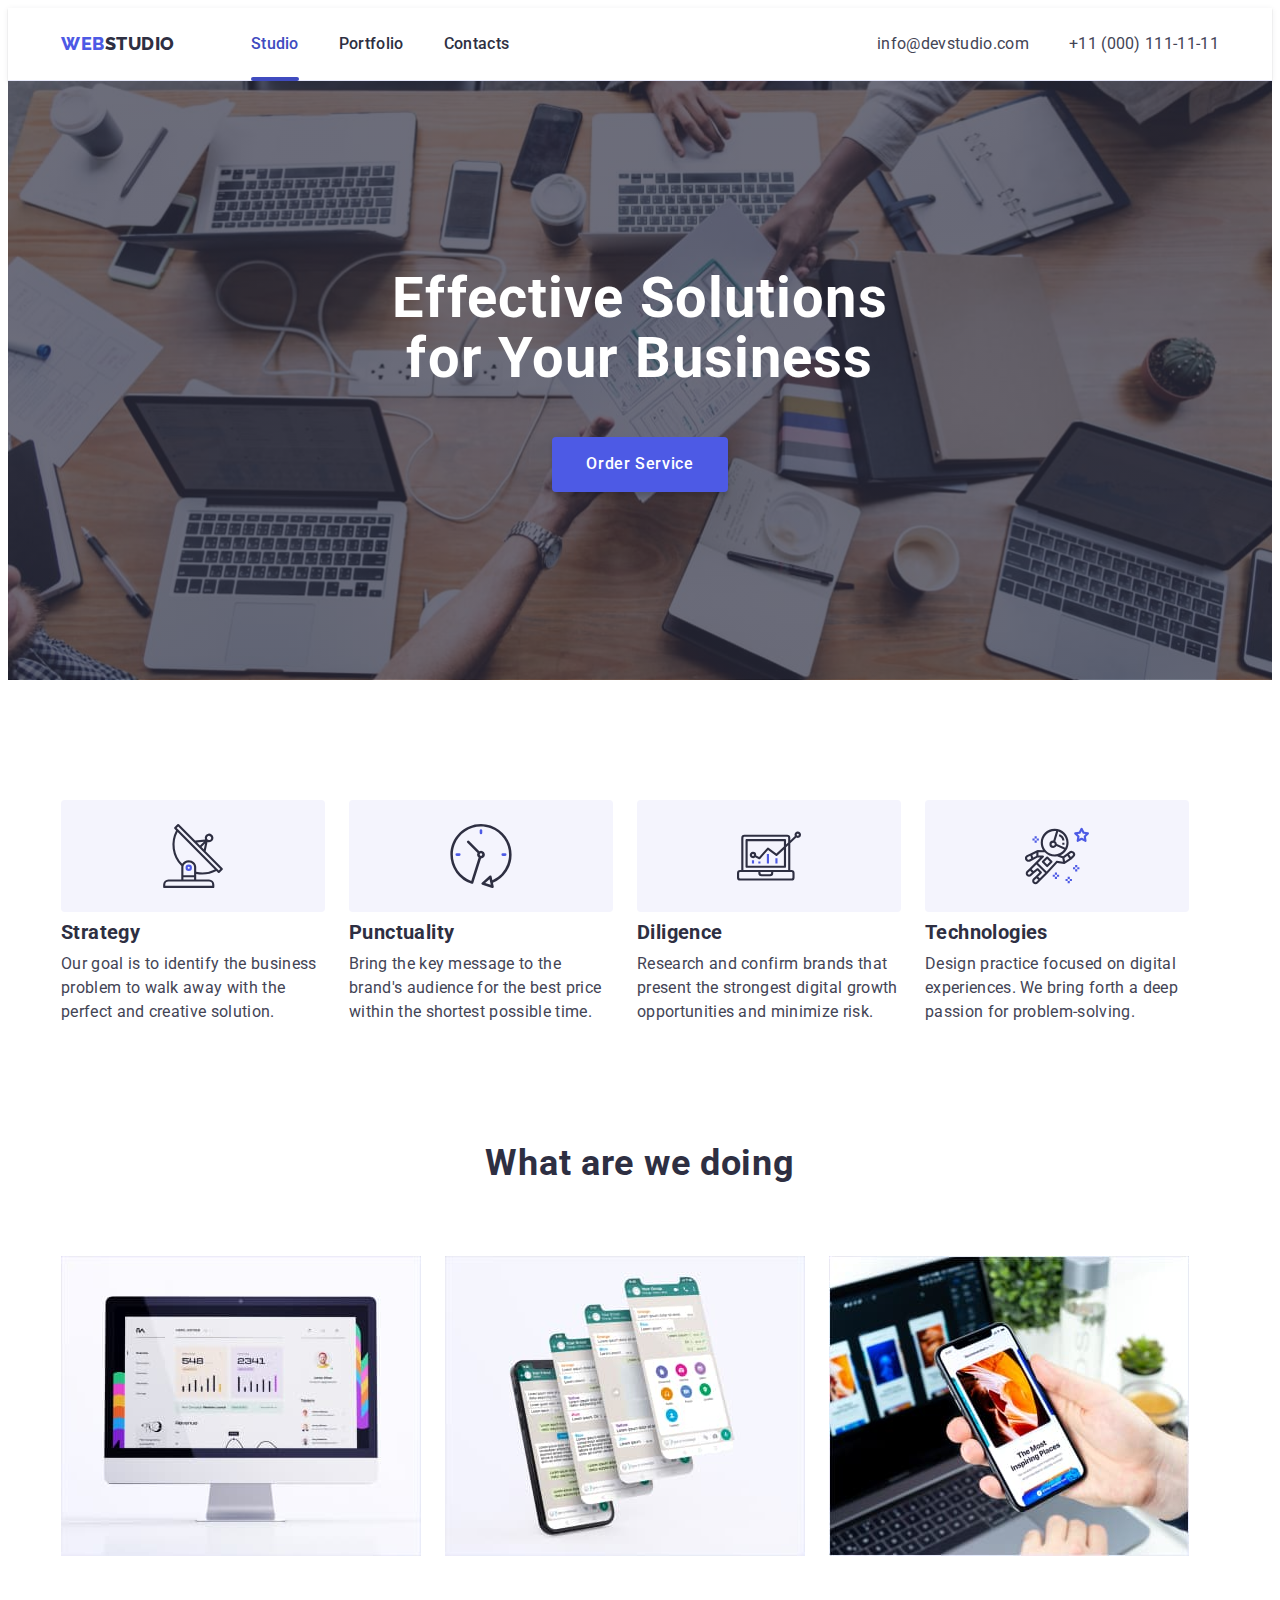
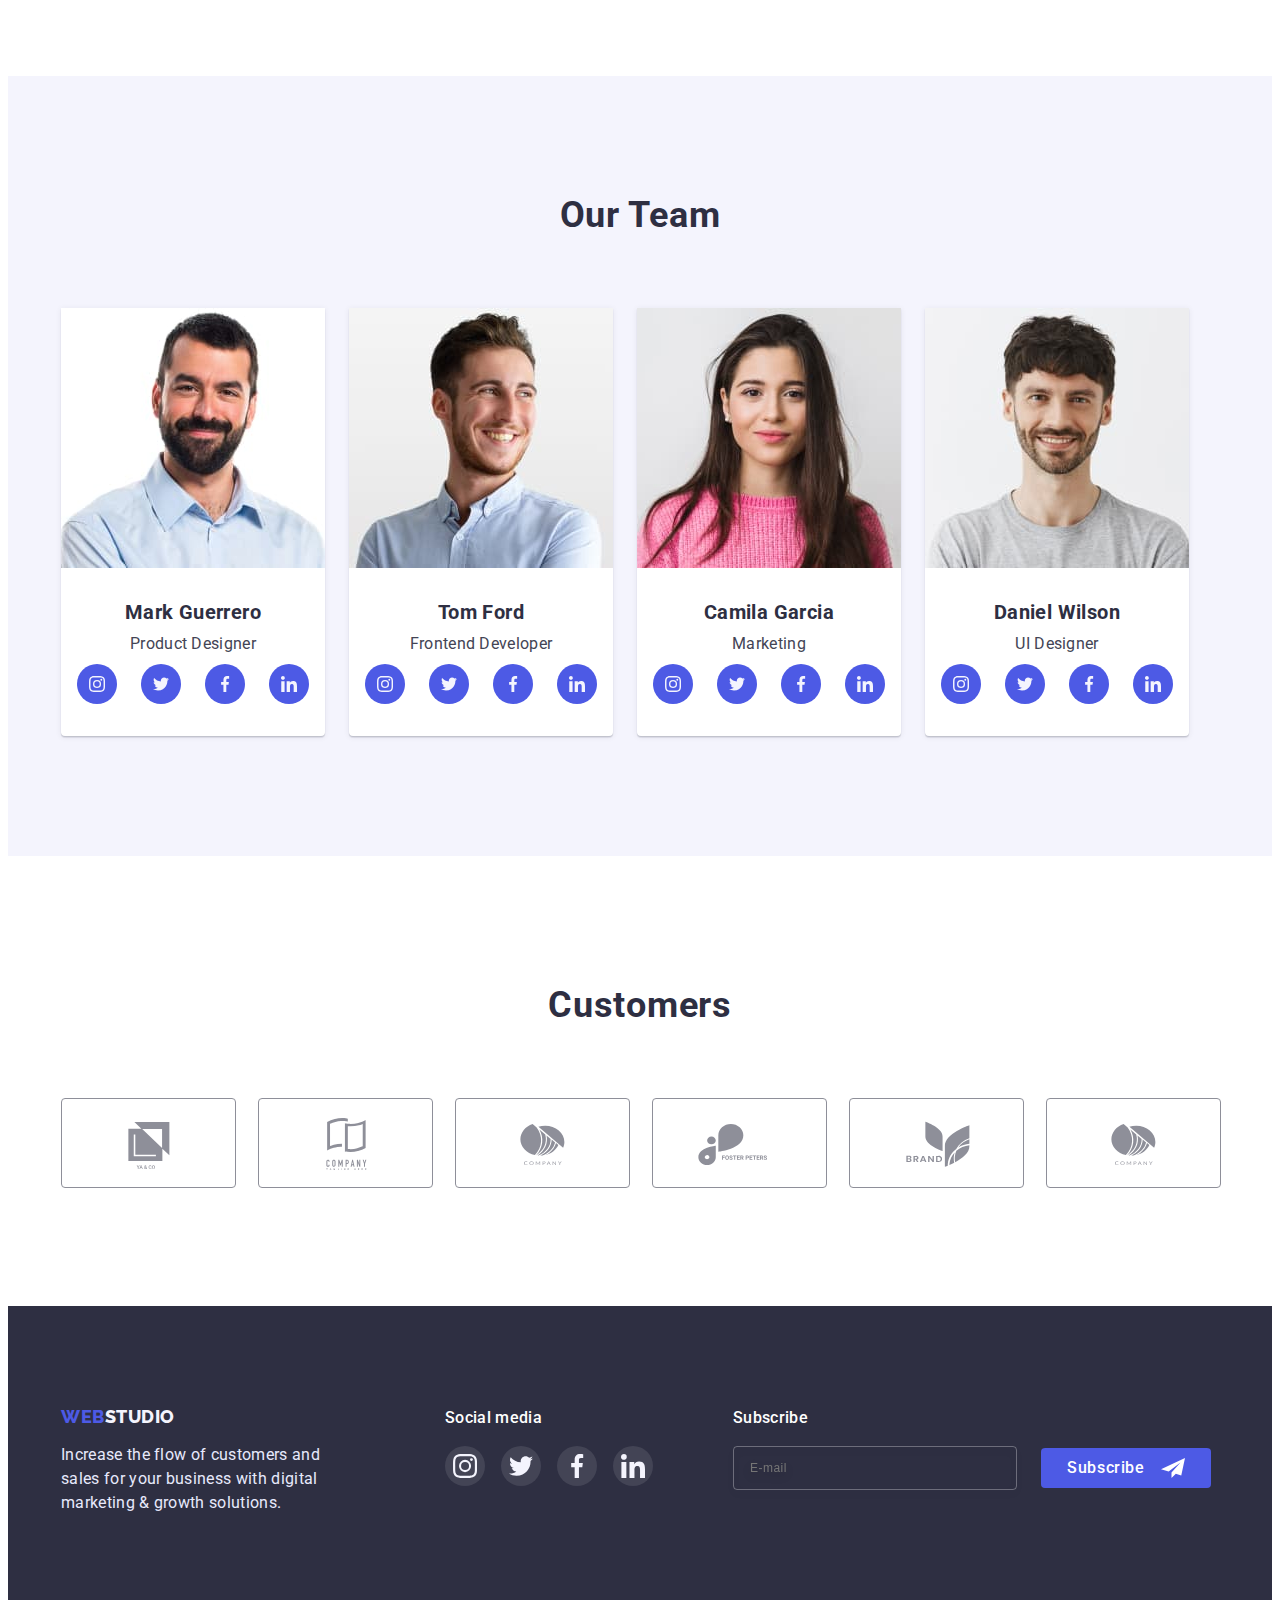
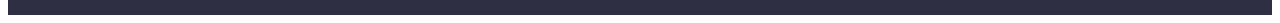
<file: index.html>
<!DOCTYPE html>
<html lang="en">
  <head>
    <meta charset="UTF-8" />
    <meta http-equiv="X-UA-Compatible" content="IE=edge" />
    <meta name="viewport" content="width=device-width, initial-scale=1.0" />
    <title>Studio</title>
    <link rel="preconnect" href="https://fonts.googleapis.com" />
    <link rel="preconnect" href="https://fonts.gstatic.com" crossorigin />
    <link
      href="https://fonts.googleapis.com/css2?family=Raleway:wght@800&family=Roboto:wght@400;500;700;900&display=swap"
      rel="stylesheet"
    />
    <link
      rel="stylesheet"
      href="https://cdnjs.cloudflare.com/ajax/libs/modern-normalize/1.1.0/modern-normalize.min.css"
      integrity="sha512-wpPYUAdjBVSE4KJnH1VR1HeZfpl1ub8YT/NKx4PuQ5NmX2tKuGu6U/JRp5y+Y8XG2tV+wKQpNHVUX03MfMFn9Q=="
      crossorigin="anonymous"
      referrerpolicy="no-referrer"
    />
    <link rel="stylesheet" href="./css/styles.css" />
  </head>
  <body>
    <header class="header">
      <div class="container header-container">
        <nav class="header-navigation">
          <a class="header-logo link" href="/"
            ><span class="header-logo-blue">WEB</span>STUDIO</a
          >
          <ul class="header-list list">
            <li class="header-item">
              <a class="header-link link current" href="./index.html">Studio</a>
            </li>
            <li class="header-item">
              <a class="header-link link" href="./portfolio.html">Portfolio</a>
            </li>
            <li class="header-item">
              <a class="header-link link" href="./index.html">Contacts</a>
            </li>
          </ul>
        </nav>
        <ul class="header-list list">
          <li class="header-item">
            <a class="header-mailto link" href="mailto:info@devstudio.com"
              >info@devstudio.com</a
            >
          </li>
          <li class="header-item">
            <a class="header-tel link" href="tel:+11000111-11-11"
              >+11 (000) 111-11-11</a
            >
          </li>
        </ul>
      </div>
    </header>
    <main>
      <section class="hero">
        <div class="container">
          <h1 class="hero-tetle">Effective Solutions<br />for Your Business</h1>
          <button class="hero-btn" type="button" data-modal-open>
            Order Service
          </button>
        </div>
      </section>
      <section class="skills">
        <div class="container">
          <h2 class="skills-hidden">Skills</h2>
          <ul class="skills-list list">
            <li class="skills-item icon-antenna">
              <h3 class="skills-title">Strategy</h3>
              <p class="skills-after-title">
                Our goal is to identify the business problem to walk away with
                the perfect and creative solution.
              </p>
            </li>
            <li class="skills-item icon-clock">
              <h3 class="skills-title">Punctuality</h3>
              <p class="skills-after-title">
                Bring the key message to the brand's audience for the best price
                within the shortest possible time.
              </p>
            </li>
            <li class="skills-item icon-diagram">
              <h3 class="skills-title">Diligence</h3>
              <p class="skills-after-title">
                Research and confirm brands that present the strongest digital
                growth opportunities and minimize risk.
              </p>
            </li>
            <li class="skills-item icon-astronaut">
              <h3 class="skills-title">Technologies</h3>
              <p class="skills-after-title">
                Design practice focused on digital experiences. We bring forth a
                deep passion for problem-solving.
              </p>
            </li>
          </ul>
        </div>
      </section>
      <section class="technologi">
        <div class="container">
          <h2 class="technologi-title">What are we doing</h2>
          <ul class="technologi-list list">
            <li class="technologi-item">
              <img
                src="./images/monitor.jpg"
                alt="computers and gadgets"
                width="360"
                height="300"
              />
            </li>
            <li class="technologi-item">
              <img
                src="./images/telefon.jpg"
                alt="computers and gadgets"
                width="360"
                height="300"
              />
            </li>
            <li class="technologi-item">
              <img
                src="./images/phone-in-hand.jpg"
                alt="computers and gadgets"
                width="360"
                height="300"
              />
            </li>
          </ul>
        </div>
      </section>
      <section class="team">
        <div class="container">
          <h2 class="team-basic-title">Our Team</h2>
          <ul class="team-list list">
            <li class="team-item">
              <img
                src="./images/mark1.jpg"
                alt="Foto Mark"
                width="264"
                height="260"
              />
              <h3 class="team-title">Mark Guerrero</h3>
              <p class="team-after-title">Product Designer</p>
              <ul class="team-soc-list">
                <li class="team-soc-item item">
                  <a href="" class="team-soc-link link">
                    <svg class="team-soc-icon" width="16" height="16">
                      <use href="./images/icons.svg#icon-instagram-2"></use>
                    </svg>
                  </a>
                </li>
                <li class="team-soc-item item">
                  <a href="" class="team-soc-link link">
                    <svg class="team-soc-icon" width="16" height="16">
                      <use href="./images/icons.svg#icon-twitter-1-1"></use>
                    </svg>
                  </a>
                </li>
                <li class="team-soc-item item">
                  <a href="" class="team-soc-link link">
                    <svg class="team-soc-icon" width="16" height="16">
                      <use href="./images/icons.svg#icon-facebook-1-1"></use>
                    </svg>
                  </a>
                </li>
                <li class="team-soc-item item">
                  <a href="" class="team-soc-link link">
                    <svg class="team-soc-icon" width="16" height="16">
                      <use href="./images/icons.svg#icon-linkedin-1"></use>
                    </svg>
                  </a>
                </li>
              </ul>
            </li>
            <li class="team-item">
              <img
                src="./images/tom2.jpg"
                alt="Foto Tom"
                width="264"
                height="260"
              />
              <h3 class="team-title">Tom Ford</h3>
              <p class="team-after-title">Frontend Developer</p>
              <ul class="team-soc-list">
                <li class="team-soc-item item">
                  <a href="" class="team-soc-link link">
                    <svg class="team-soc-icon" width="16" height="16">
                      <use href="./images/icons.svg#icon-instagram-2"></use>
                    </svg>
                  </a>
                </li>
                <li class="team-soc-item item">
                  <a href="" class="team-soc-link link">
                    <svg class="team-soc-icon" width="16" height="16">
                      <use href="./images/icons.svg#icon-twitter-1-1"></use>
                    </svg>
                  </a>
                </li>
                <li class="team-soc-item item">
                  <a href="" class="team-soc-link link">
                    <svg class="team-soc-icon" width="16" height="16">
                      <use href="./images/icons.svg#icon-facebook-1-1"></use>
                    </svg>
                  </a>
                </li>
                <li class="team-soc-item item">
                  <a href="" class="team-soc-link link">
                    <svg class="team-soc-icon" width="16" height="16">
                      <use href="./images/icons.svg#icon-linkedin-1"></use>
                    </svg>
                  </a>
                </li>
              </ul>
            </li>
            <li class="team-item">
              <img
                src="./images/gamila3.jpg"
                alt="Foto Gamila"
                width="264"
                height="260"
              />
              <h3 class="team-title">Camila Garcia</h3>
              <p class="team-after-title">Marketing</p>
              <ul class="team-soc-list">
                <li class="team-soc-item item">
                  <a href="" class="team-soc-link link">
                    <svg class="team-soc-icon" width="16" height="16">
                      <use href="./images/icons.svg#icon-instagram-2"></use>
                    </svg>
                  </a>
                </li>
                <li class="team-soc-item item">
                  <a href="" class="team-soc-link link">
                    <svg class="team-soc-icon" width="16" height="16">
                      <use href="./images/icons.svg#icon-twitter-1-1"></use>
                    </svg>
                  </a>
                </li>
                <li class="team-soc-item item">
                  <a href="" class="team-soc-link link">
                    <svg class="team-soc-icon" width="16" height="16">
                      <use href="./images/icons.svg#icon-facebook-1-1"></use>
                    </svg>
                  </a>
                </li>
                <li class="team-soc-item item">
                  <a href="" class="team-soc-link link">
                    <svg class="team-soc-icon" width="16" height="16">
                      <use href="./images/icons.svg#icon-linkedin-1"></use>
                    </svg>
                  </a>
                </li>
              </ul>
            </li>
            <li class="team-item">
              <img
                src="./images/daniel4.jpg"
                alt="Foto Daniel"
                width="264"
                height="260"
              />
              <h3 class="team-title">Daniel Wilson</h3>
              <p class="team-after-title">UI Designer</p>
              <ul class="team-soc-list">
                <li class="team-soc-item item">
                  <a href="" class="team-soc-link link">
                    <svg class="team-soc-icon" width="16" height="16">
                      <use href="./images/icons.svg#icon-instagram-2"></use>
                    </svg>
                  </a>
                </li>
                <li class="team-soc-item item">
                  <a href="" class="team-soc-link link">
                    <svg class="team-soc-icon" width="16" height="16">
                      <use href="./images/icons.svg#icon-twitter-1-1"></use>
                    </svg>
                  </a>
                </li>
                <li class="team-soc-item item">
                  <a href="" class="team-soc-link link">
                    <svg class="team-soc-icon" width="16" height="16">
                      <use href="./images/icons.svg#icon-facebook-1-1"></use>
                    </svg>
                  </a>
                </li>
                <li class="team-soc-item item">
                  <a href="" class="team-soc-link link">
                    <svg class="team-soc-icon" width="16" height="16">
                      <use href="./images/icons.svg#icon-linkedin-1"></use>
                    </svg>
                  </a>
                </li>
              </ul>
            </li>
          </ul>
        </div>
      </section>
      <section class="customers">
        <div class="container">
          <h2 class="customers-title">Customers</h2>
          <ul class="customers-list list">
            <li class="customers-item">
              <a href="" class="customers-link link">
                <svg class="customers-icon" width="104" height="56">
                  <use href="./images/icons.svg#icon-Logo"></use>
                </svg>
              </a>
            </li>
            <li class="customers-item">
              <a href="" class="customers-link link">
                <svg class="customers-icon" width="104" height="56">
                  <use href="./images/icons.svg#icon-Logo-1"></use>
                </svg>
              </a>
            </li>
            <li class="customers-item">
              <a href="" class="customers-link link">
                <svg class="customers-icon" width="104" height="56">
                  <use href="./images/icons.svg#icon-Logo-2"></use>
                </svg>
              </a>
            </li>
            <li class="customers-item">
              <a href="" class="customers-link link">
                <svg class="customers-icon" width="104" height="56">
                  <use href="./images/icons.svg#icon-Logo-3"></use>
                </svg>
              </a>
            </li>
            <li class="customers-item">
              <a href="" class="customers-link link">
                <svg class="customers-icon" width="104" height="56">
                  <use href="./images/icons.svg#icon-Logo-4"></use>
                </svg>
              </a>
            </li>
            <li class="customers-item">
              <a href="" class="customers-link link">
                <svg class="customers-icon" width="104" height="56">
                  <use href="./images/icons.svg#icon-Logo-2"></use>
                </svg>
              </a>
            </li>
          </ul>
        </div>
      </section>
    </main>
    <footer class="footer">
      <div class="container footer-container">
        <div>
          <a class="footer-logo link" href="/"
            ><span class="footer-logo-blue">WEB</span>STUDIO</a
          >
          <p class="footer-title">
            Increase the flow of customers and sales for your business with
            digital marketing & growth solutions.
          </p>
        </div>
        <div class="footer-social">
          <h2 class="footer-soc-title">Social media</h2>
          <ul class="footer-soc-list">
            <li class="footer-soc-item">
              <a href="" class="footer-soc-link link">
                <svg class="footer-soc-icon" width="24" height="24">
                  <use href="./images/icons.svg#icon-instagram-2"></use>
                </svg>
              </a>
            </li>
            <li class="footer-soc-item">
              <a href="" class="footer-soc-link link">
                <svg class="footer-soc-icon" width="24" height="24">
                  <use href="./images/icons.svg#icon-twitter-1-1"></use>
                </svg>
              </a>
            </li>
            <li class="footer-soc-item">
              <a href="" class="footer-soc-link link">
                <svg class="footer-soc-icon" width="24" height="24">
                  <use href="./images/icons.svg#icon-facebook-1-1"></use>
                </svg>
              </a>
            </li>
            <li class="footer-soc-item">
              <a href="" class="footer-soc-link link">
                <svg class="footer-soc-icon" width="24" height="24">
                  <use href="./images/icons.svg#icon-linkedin-1"></use>
                </svg>
              </a>
            </li>
          </ul>
        </div>
        <div class="container-subscribe">
          <p class="footer-subscribe-text">Subscribe</p>
          <form class="footer-form">
            <input
              type="email"
              placeholder="E-mail"
              name="user-email"
              class="footer-form-input"
              required
            />
            <button type="submit" class="btn-subscribe">
              Subscribe<svg class="button-icon" width="24" height="24">
                <use href="./images/icons.svg#icon-Frame-1"></use>
              </svg>
            </button>
          </form>
        </div>
      </div>
    </footer>
    <div class="backdrop is-hidden" data-modal>
      <div class="modal">
        <button type="button" class="modal-close" data-modal-close>
          <svg class="modal-close-icon" width="8" height="8">
            <use href="./images/icons.svg#icon-close-black-1-1"></use>
          </svg>
        </button>
        <p class="modal-title">Leave your contacts and we will call you back</p>
        <form class="modal-form">
          <div class="modal-name">
            <label for="user-name" class="input-text">Name</label>
            <div class="input-wrap">
              <input
                type="text"
                class="modal-input"
                name="user-name"
                required
                id="user-name"
              />
              <svg class="input-icon" width="18" height="24">
                <use href="./images/icons.svg#icon-name"></use>
              </svg>
            </div>
          </div>
          <div class="modal-field">
            <label for="user-phone" class="input-text">Phone</label>
            <div class="input-wrap">
              <input
                type="tel"
                class="modal-input"
                name="user-phone"
                required
                id="user-phone"
              />
              <svg class="input-icon" width="18" height="24">
                <use href="./images/icons.svg#icon-tele"></use>
              </svg>
            </div>
          </div>
          <div class="modal-field">
            <label for="user-email" class="input-text">Email</label>
            <div class="input-wrap">
              <input
                type="email"
                class="modal-input"
                name="user-email"
                required
                id="user-email"
              />
              <svg class="input-icon" width="18" height="24">
                <use href="./images/icons.svg#icon-email"></use>
              </svg>
            </div>
          </div>
          <div class="modal-field">
            <label for="user-text" class="input-text">Comment</label>
            <div class="textarea-wrap">
              <textarea
                name="user-text"
                id="user-text"
                class="modal-coment"
                placeholder="Text input"
              ></textarea>
            </div>
          </div>
          <input
            type="checkbox"
            name="privacy"
            id="privacy"
            value="true"
            class="input-check skills-hidden"
          />
          <label for="privacy" class="check-text">
            I accept the terms and conditions of the&nbsp;<a
              href=""
              class="policy-link"
              >Privacy Policy</a
            ></label
          >
          <button type="submit" class="btn-send">Send</button>
        </form>
      </div>
    </div>
    <script src="./js/modal.js"></script>
  </body>
</html>
</file>
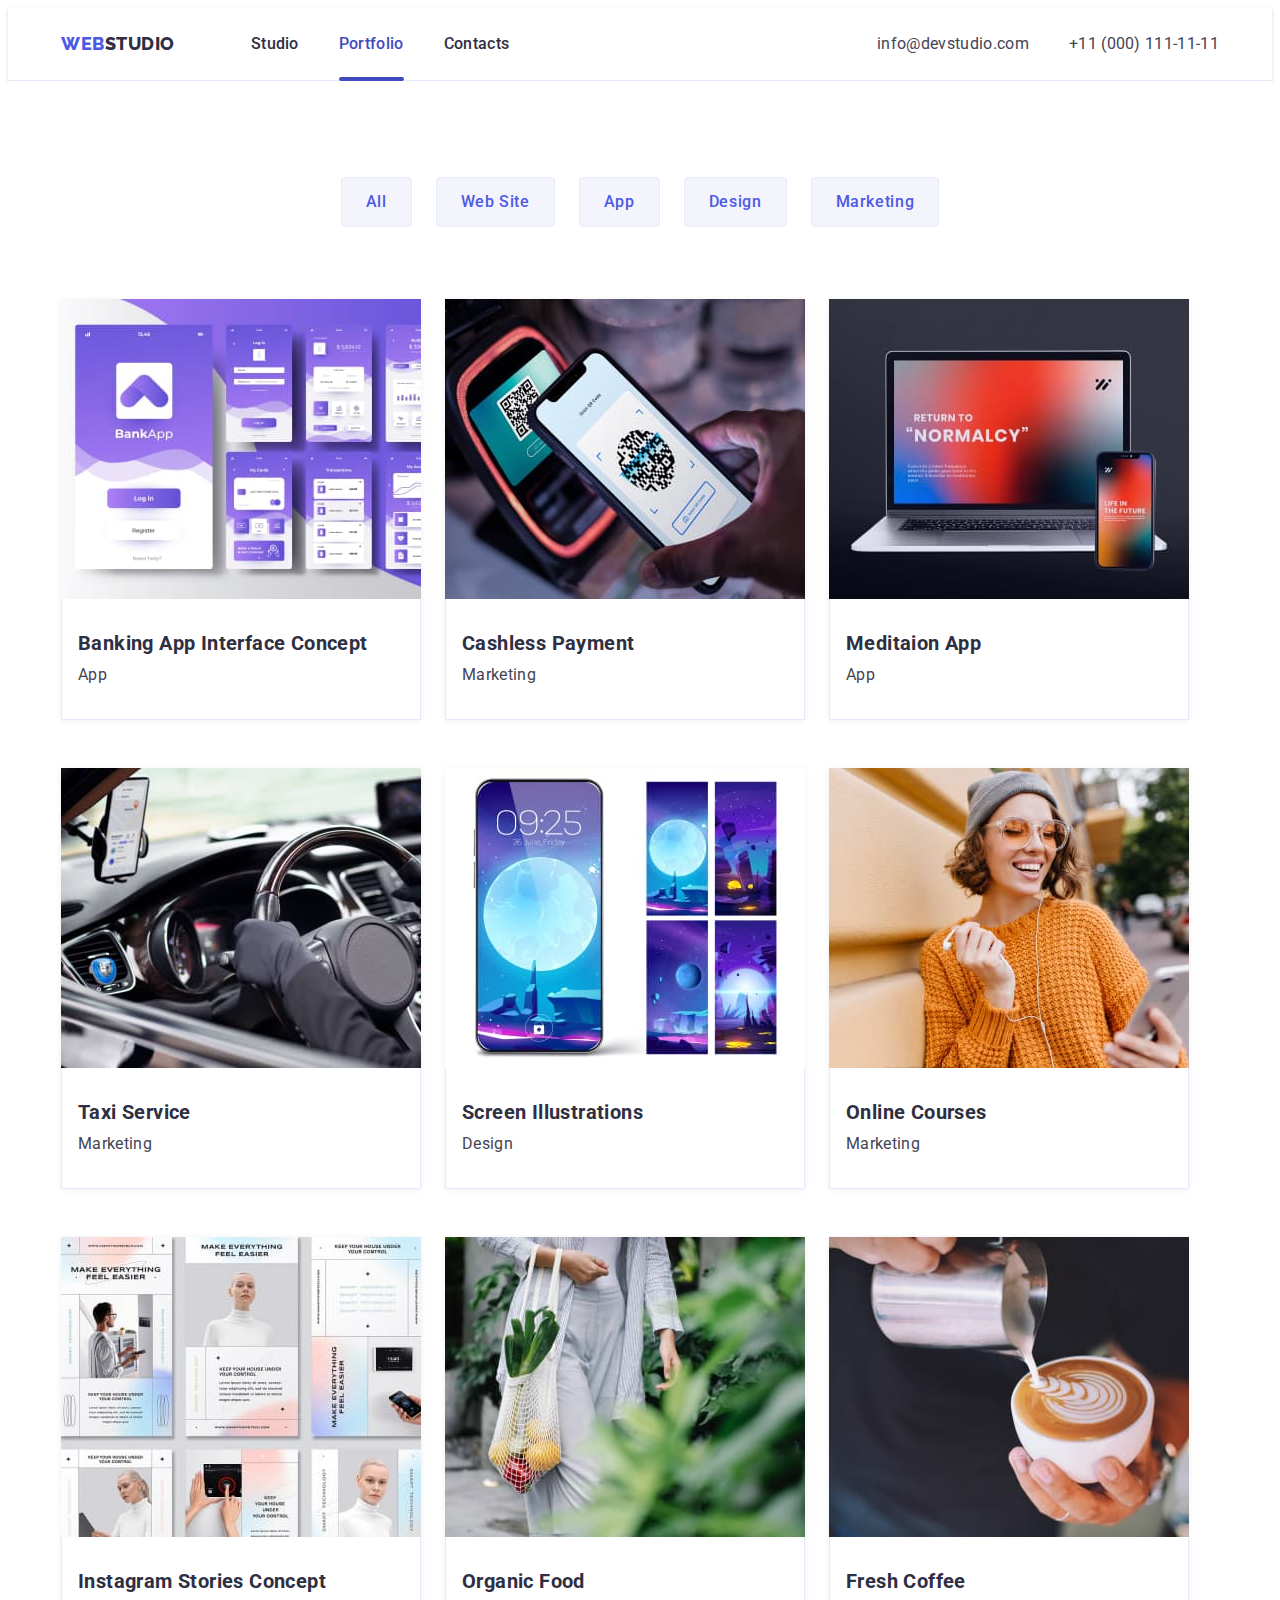
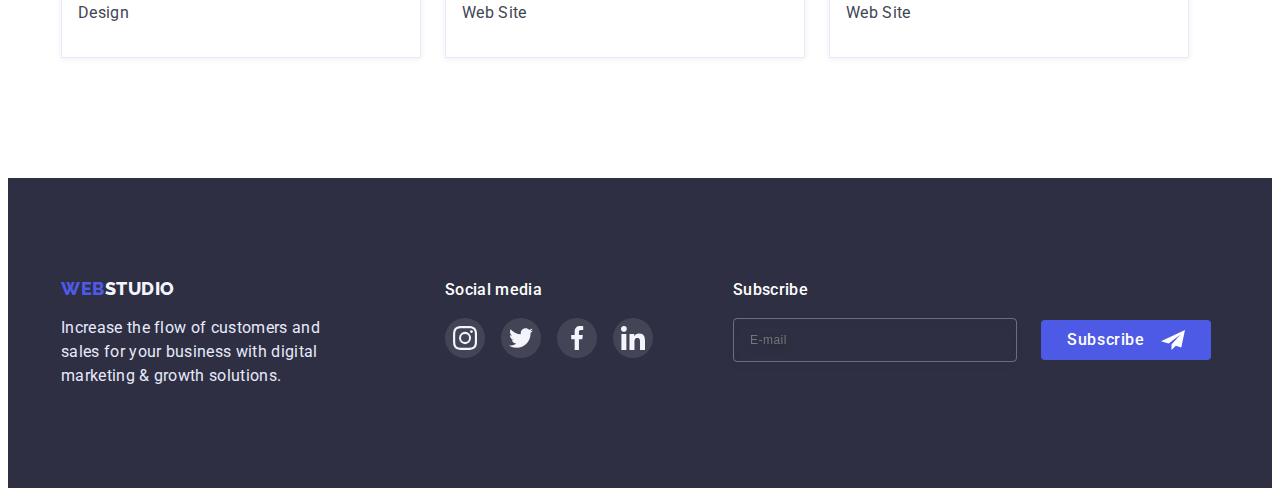
<file: portfolio.html>
<!DOCTYPE html>
<html lang="en">
  <head>
    <meta charset="UTF-8" />
    <meta http-equiv="X-UA-Compatible" content="IE=edge" />
    <meta name="viewport" content="width=device-width, initial-scale=1.0" />
    <title>Portfolio</title>
    <link rel="preconnect" href="https://fonts.googleapis.com" />
    <link rel="preconnect" href="https://fonts.gstatic.com" crossorigin />
    <link
      href="https://fonts.googleapis.com/css2?family=Raleway:wght@800&family=Roboto:wght@400;500;700;900&display=swap"
      rel="stylesheet"
    />
    <link
      rel="stylesheet"
      href="https://cdnjs.cloudflare.com/ajax/libs/modern-normalize/1.1.0/modern-normalize.min.css"
      integrity="sha512-wpPYUAdjBVSE4KJnH1VR1HeZfpl1ub8YT/NKx4PuQ5NmX2tKuGu6U/JRp5y+Y8XG2tV+wKQpNHVUX03MfMFn9Q=="
      crossorigin="anonymous"
      referrerpolicy="no-referrer"
    />
    <link rel="stylesheet" href="./css/styles.css" />
  </head>
  <body>
    <header class="header">
      <div class="container header-container">
        <nav class="header-navigation">
          <a class="header-logo link" href="/"
            ><span class="header-logo-blue">WEB</span>STUDIO</a
          >
          <ul class="header-list list">
            <li class="header-item">
              <a class="header-link link" href="./index.html">Studio</a>
            </li>
            <li class="header-item">
              <a class="header-link link current" href="./portfolio.html"
                >Portfolio</a
              >
            </li>
            <li class="header-item">
              <a class="header-link link" href="./index.html">Contacts</a>
            </li>
          </ul>
        </nav>
        <ul class="header-list list">
          <li class="header-item">
            <a class="header-mailto link" href="mailto:info@devstudio.com"
              >info@devstudio.com</a
            >
          </li>
          <li class="header-item">
            <a class="header-tel link" href="tel:+11000111-11-11"
              >+11 (000) 111-11-11</a
            >
          </li>
        </ul>
      </div>
    </header>
    <main>
      <section class="portfolio">
        <div class="container">
          <h1 class="portfolio-hidden">Portfolio</h1>
          <ul class="portfolio-btn-list list">
            <li class="portfolio-btn-item">
              <button class="portfolio-btn" type="button">All</button>
            </li>
            <li class="portfolio-dtn-item">
              <button class="portfolio-btn" type="button">Web Site</button>
            </li>
            <li class="portfolio-btn-item">
              <button class="portfolio-btn" type="button">App</button>
            </li>
            <li class="portfolio-btn-item">
              <button class="portfolio-btn" type="button">Design</button>
            </li>
            <li class="portfolio-btn-item">
              <button class="portfolio-btn" type="button">Marketing</button>
            </li>
          </ul>
          <ul class="portfolio-list list">
            <li class="portfolio-item">
              <a class="portfolio-link link" href="">
                <div class="portfolio-top-wrap">
                  <img
                    src="./images/programs1.jpg"
                    alt="banking program"
                    width="360"
                    height="300"
                  />
                  <p class="portfolio-top-text">
                    14 Stylish and User-Friendly App Design Concepts · Task
                    Manager App · Calorie Tracker App · Exotic Fruit Ecommerce
                    App · Cloud Storage App
                  </p>
                </div>
                <div class="border">
                  <h2 class="portfolio-title">Banking App Interface Concept</h2>
                  <p class="portfolio-under-titie">App</p>
                </div></a
              >
            </li>
            <li class="portfolio-item">
              <a class="portfolio-link link" href="">
                <div class="portfolio-top-wrap">
                  <img
                    src="./images/applications2.jpg"
                    alt="barcode scanner"
                    width="360"
                    height="300"
                  />
                  <p class="portfolio-top-text">
                    14 Stylish and User-Friendly App Design Concepts · Task
                    Manager App · Calorie Tracker App · Exotic Fruit Ecommerce
                    App · Cloud Storage App
                  </p>
                </div>
                <div class="border">
                  <h2 class="portfolio-title">Cashless Payment</h2>
                  <p class="portfolio-under-titie">Marketing</p>
                </div></a
              >
            </li>
            <li class="portfolio-item">
              <a class="portfolio-link link" href="">
                <div class="portfolio-top-wrap">
                  <img
                    src="./images/phone-and-computer3.jpg"
                    alt="program for computers and phones"
                    width="360"
                    height="300"
                  />
                  <p class="portfolio-top-text">
                    14 Stylish and User-Friendly App Design Concepts · Task
                    Manager App · Calorie Tracker App · Exotic Fruit Ecommerce
                    App · Cloud Storage App
                  </p>
                </div>
                <div class="border">
                  <h2 class="portfolio-title">Meditaion App</h2>
                  <p class="portfolio-under-titie">App</p>
                </div></a
              >
            </li>
            <li class="portfolio-item">
              <a class="portfolio-link link" href="">
                <div class="portfolio-top-wrap">
                  <img
                    src="./images/navigation4.jpg"
                    alt="programs with cards"
                    width="360"
                    height="300"
                  />
                  <p class="portfolio-top-text">
                    14 Stylish and User-Friendly App Design Concepts · Task
                    Manager App · Calorie Tracker App · Exotic Fruit Ecommerce
                    App · Cloud Storage App
                  </p>
                </div>
                <div class="border">
                  <h2 class="portfolio-title">Taxi Service</h2>
                  <p class="portfolio-under-titie">Marketing</p>
                </div></a
              >
            </li>
            <li class="portfolio-item">
              <a class="portfolio-link link" href="">
                <div class="portfolio-top-wrap">
                  <img
                    src="./images/themes-for-phones5.jpg"
                    alt="pictures for phones"
                    width="360"
                    height="300"
                  />
                  <p class="portfolio-top-text">
                    14 Stylish and User-Friendly App Design Concepts · Task
                    Manager App · Calorie Tracker App · Exotic Fruit Ecommerce
                    App · Cloud Storage App
                  </p>
                </div>
                <div class="border">
                  <h2 class="portfolio-title">Screen Illustrations</h2>
                  <p class="portfolio-under-titie">Design</p>
                </div></a
              >
            </li>
            <li class="portfolio-item">
              <a class="portfolio-link link" href="">
                <div class="portfolio-top-wrap">
                  <img
                    src="./images/ligaments6.jpg"
                    alt="distance learning"
                    width="360"
                    height="300"
                  />
                  <p class="portfolio-top-text">
                    14 Stylish and User-Friendly App Design Concepts · Task
                    Manager App · Calorie Tracker App · Exotic Fruit Ecommerce
                    App · Cloud Storage App
                  </p>
                </div>
                <div class="border">
                  <h2 class="portfolio-title">Online Courses</h2>
                  <p class="portfolio-under-titie">Marketing</p>
                </div></a
              >
            </li>
            <li class="portfolio-item">
              <a class="portfolio-link link" href="">
                <div class="portfolio-top-wrap">
                  <img
                    src="./images/social-networks7.jpg"
                    alt="advertising instanram"
                    width="360"
                    height="300"
                  />
                  <p class="portfolio-top-text">
                    14 Stylish and User-Friendly App Design Concepts · Task
                    Manager App · Calorie Tracker App · Exotic Fruit Ecommerce
                    App · Cloud Storage App
                  </p>
                </div>
                <div class="border">
                  <h2 class="portfolio-title">Instagram Stories Concept</h2>
                  <p class="portfolio-under-titie">Design</p>
                </div></a
              >
            </li>
            <li class="portfolio-item">
              <a class="portfolio-link link" href="">
                <div class="portfolio-top-wrap">
                  <img
                    src="./images/useful-food8.jpg"
                    alt="heaith"
                    width="360"
                    height="300"
                  />
                  <p class="portfolio-top-text">
                    14 Stylish and User-Friendly App Design Concepts · Task
                    Manager App · Calorie Tracker App · Exotic Fruit Ecommerce
                    App · Cloud Storage App
                  </p>
                </div>
                <div class="border">
                  <h2 class="portfolio-title">Organic Food</h2>
                  <p class="portfolio-under-titie">Web Site</p>
                </div></a
              >
            </li>
            <li class="portfolio-item">
              <a class="portfolio-link link" href="">
                <div class="portfolio-top-wrap">
                  <img
                    src="./images/coffe9.jpg"
                    alt="a cup of coffee"
                    width="360"
                    height="300"
                  />
                  <p class="portfolio-top-text">
                    14 Stylish and User-Friendly App Design Concepts · Task
                    Manager App · Calorie Tracker App · Exotic Fruit Ecommerce
                    App · Cloud Storage App
                  </p>
                </div>
                <div class="border">
                  <h2 class="portfolio-title">Fresh Coffee</h2>
                  <p class="portfolio-under-titie">Web Site</p>
                </div></a
              >
            </li>
          </ul>
        </div>
      </section>
    </main>
    <footer class="footer">
      <div class="container footer-container">
        <div>
          <a class="footer-logo link" href="/"
            ><span class="footer-logo-blue">WEB</span>STUDIO</a
          >
          <p class="footer-title">
            Increase the flow of customers and sales for your business with
            digital marketing & growth solutions.
          </p>
        </div>
        <div class="footer-social">
          <h2 class="footer-soc-title">Social media</h2>
          <ul class="footer-soc-list">
            <li class="footer-soc-item">
              <a href="" class="footer-soc-link link">
                <svg class="footer-soc-icon" width="24" height="24">
                  <use href="./images/icons.svg#icon-instagram-2"></use>
                </svg>
              </a>
            </li>
            <li class="footer-soc-item">
              <a href="" class="footer-soc-link link">
                <svg class="footer-soc-icon" width="24" height="24">
                  <use href="./images/icons.svg#icon-twitter-1-1"></use>
                </svg>
              </a>
            </li>
            <li class="footer-soc-item">
              <a href="" class="footer-soc-link link">
                <svg class="footer-soc-icon" width="24" height="24">
                  <use href="./images/icons.svg#icon-facebook-1-1"></use>
                </svg>
              </a>
            </li>
            <li class="footer-soc-item">
              <a href="" class="footer-soc-link link">
                <svg class="footer-soc-icon" width="24" height="24">
                  <use href="./images/icons.svg#icon-linkedin-1"></use>
                </svg>
              </a>
            </li>
          </ul>
        </div>
        <div class="container-subscribe">
          <p class="footer-subscribe-text">Subscribe</p>
          <form class="footer-form">
            <input
              type="email"
              placeholder="E-mail"
              name="user-email"
              class="footer-form-input"
              required
            />
              <button type="submit" class="btn-subscribe">
                Subscribe<svg class="button-icon" width="24" height="24">
                  <use href="./images/icons.svg#icon-Frame-1"></use>
                </svg>
              </button>
          </form>
        </div>
      </div>
    </footer>
  </body>
</html>
</file>
<file: css/styles.css>
:root {
    --blue-btn-color:#4D5AE5;
    --dark-title-color:#2E2F42;
    --black-title-color:#434455;
    --white-title-color:#FFFFFF;
    --ocean-btn-color:#404BBF;
    --subtle-text-color:#8E8F99;
    --light-background-color:#F4F4FD;
    --accent-background-color:#E7E9FC;
    --green-background-color: #31D0AA;
    --bd-gradient: rgba(46, 47, 66, 0.7), rgba(46, 47, 66, 0.7);
    --backdrop-background-color: rgba(46, 47, 66, 0.4);
    --modal-background-color: #FCFCFC;
}
p, 
h1,
h2,
h3,
h4,
h5,
h6 {
    margin: 0;
}
ul {
    margin: 0;
    padding-left: 0;
}
img {
    display: block;
}
body {
    font-family: 'Roboto',sans-serif;
    color: var(--dark-title-color);
}
.list {
    list-style: none;
}
.link {
    text-decoration: none;
}
/*---------------HEADER------------*/
.header-container{
    display: flex;
}
.header-navigation {
    display: flex;
    align-items: center;
    margin-right: auto;
}
.header-list {
    display: flex;
    gap: 40px;
}
.header-logo {
font-family: 'Raleway',sans-serif;
font-weight: 800;
font-size: 18px;
line-height: 1.33;
letter-spacing: 0.03em;
color: var(--dark-title-color);
margin-right: 76px;
}
.header-logo-blue {
font-family: 'Raleway',sans-serif;
font-weight: 800;
font-size: 18px;
line-height: 1.33;
letter-spacing: 0.03em;
color: var(--blue-btn-color);
}
.header-link {
    position: relative;

    display: block;
    font-weight: 500;
    font-size: 16px;
    line-height: 1.5;
    letter-spacing: 0.02em;
    color: var(--dark-title-color);
    padding-top: 24px;
    padding-bottom: 24px;
    transition-property: color;
    transition-duration: 250ms;
    transition-timing-function: cubic-bezier(0.4, 0, 0.2, 1);
}
.header-link:hover,.header-link:focus {
    color: var(--ocean-btn-color);
}

.header-link.current::after {
    content: "";
    position: absolute;
    width: 100%;
    height: 4px;
    background-color: var(--ocean-btn-color);
    left: 0;
    bottom: -1px;
    border-radius: 2px;
}
.header-link.current {
    color: var(--ocean-btn-color);
}

.header-mailto {
display: block;
font-size: 16px;
line-height: 1.5;
letter-spacing: 0.02em;
color: var(--black-title-color);
padding-top: 24px;
padding-bottom: 24px;
transition-property: color;
transition-duration: 250ms;
transition-timing-function: cubic-bezier(0.4, 0, 0.2, 1);
}
.header-tel {
display: block;
font-size: 16px;
line-height: 1.5;
letter-spacing: 0.02em;
color: var(--black-title-color);
padding-top: 24px;
padding-bottom: 24px;
transition-property: color;
transition-duration: 250ms;
transition-timing-function: cubic-bezier(0.4, 0, 0.2, 1);
}
.header-mailto:hover,.header-mailto:focus {
    color: var(--ocean-btn-color);
}
.header-tel:hover,.header-tel:focus {
    color: var(--ocean-btn-color);
}

.container {
    width: 1158px;
    padding-left: 15px;
    padding-right: 15px;
    margin: 0 auto;
}

/*-----------------HERO---------------*/
.hero {
    max-width: 1440px;
    background-color: var(--dark-title-color);
    margin-left: auto;
    margin-right: auto;
    padding-top: 188px;
    padding-bottom: 188px;
    background-image:linear-gradient(var(--bd-gradient)), url(../images/people-office.jpg);
    background-repeat: no-repeat;
    background-position: center;
    background-size: cover;
}
.hero-tetle {
font-weight: 700;
font-size: 56px;
line-height: 1.07;
letter-spacing: 0.02em;
color: var(--white-title-color);
margin-bottom: 48px;
}
.hero > .container {
    text-align: center;
}
.hero-btn {
    font-family: inherit;
    font-weight: 500;
    font-size: 16px;
    line-height: 1.18;
    letter-spacing: 0.04em;
    color: var(--white-title-color);
    background-color: var(--blue-btn-color);
    display: inline-block;
    border-radius: 4px;
    border-color: transparent;
    cursor: pointer;
    padding: 16px 32px;
    box-shadow: 0px 4px 4px rgba(0, 0, 0, 0.15);
    transition-property: background-color, box-shadow;
    transition-duration: 250ms;
    transition-timing-function: cubic-bezier(0.4, 0, 0.2, 1);
}
.hero-btn:hover, .hero-btn:focus {
    background: var(--ocean-btn-color);
    box-shadow: 0px 4px 4px rgba(0, 0, 0, 0.15);
}
/*---------------------SKILLS----------------*/
.skills {
    background-color: var(--white-title-color);
    padding-top: 120px;
}
.skills-item::before {
    display: block;
    content: "";
    border-radius: 4px;
    margin-bottom: 8px;
    height: 112px;
    background-repeat: no-repeat;
    background-position: center;
    background-color: var(--light-background-color);

}
.icon-antenna::before {
   background-image: url("../images/antenna\ 1.svg");
}

.icon-clock::before {
    background-image: url("../images/clock\ 1.svg");
}
.icon-diagram::before {
    background-image: url("../images/diagram\ 1.svg");
}
.icon-astronaut::before {
    background-image: url("../images/astronaut\ 1.svg");
}

.skills-list{
    display: flex;
    gap: 24px;
}
.skills-hidden {
    position: absolute;
    white-space: nowrap;
    width: 1px;
    height: 1px;
    overflow: hidden;
    border: 0;
    padding: 0;
    clip: rect(0 0 0 0);
    clip-path:inset(50%);
    margin: -1px;
}
.skills-title {
font-weight: 700;
font-size: 20px;
line-height: 1.2;
letter-spacing: 0.02em;
margin-bottom: 8px;
}
.skills-after-title {
width: 264px;
min-height: 72px;
font-size: 16px;
line-height: 1.5;
letter-spacing: 0.02em;
color: var(--black-title-color);
}

/*---------------TECHNOLOGI------------------*/
.technologi {
    background:var(--white-title-color);
    padding-top: 120px;
    padding-bottom: 120px;
}
.technologi-item {
    width: calc((100%-48px) / 3);
}

.technologi-title {
font-weight: 700;
font-size: 36px;
line-height: 1.11;
text-align: center;
letter-spacing: 0.02em;
}
.technologi-list {
    display: flex;
    margin-top: 72px;
    gap: 24px;
}
/*--------------------------------TEAM---------------------*/

.team {
    background: var(--light-background-color);
    padding-top: 120px;
    padding-bottom: 120px;
}
.team-item {
    background:var(--white-title-color);
    width: calc((100%-72px) / 4);
    padding-bottom: 32px;
    box-shadow: 0px 1px 6px rgba(46, 47, 66, 0.08), 0px 1px 1px rgba(46, 47, 66, 0.16), 0px 2px 1px rgba(46, 47, 66, 0.08);
    border-radius: 0px 0px 4px 4px;
   }
.team-list {
    display: flex;
    gap: 24px;
}
.team-basic-title {
font-weight: 700;
font-size: 36px;
line-height: 1.11;
text-align: center;
letter-spacing: 0.02em;
text-transform: capitalize;
margin-bottom: 72px;
}
.team-title {
font-weight: 700;
font-size: 20px;
line-height: 1.2;
letter-spacing: 0.02em;
text-align: center;
margin-top: 32px;
margin-bottom: 8px;
}
.team-after-title {
font-size: 16px;
line-height: 1.5;
letter-spacing: 0.02em;
text-align: center;
color: var(--black-title-color);
margin-bottom: 8px;
}

.team-soc-list {
    list-style: none;
    display: flex;
    justify-content: center;
    gap: 24px;
}


.team-soc-item {
    width: 40px;
    height: 40px;
}


.team-soc-link {
    display: flex;
    align-items: center;
    justify-content: center;
    width: 100%;
    height: 100%;
    background-color: var(--blue-btn-color);
    border-radius: 50%;
    transition-property: background-color;
    transition-duration: 250ms;
    transition-timing-function: cubic-bezier(0.4, 0, 0.2, 1);
}

.team-soc-icon {
    fill: var(--light-background-color);
}

.team-soc-link:hover,
.team-soc-link:focus {
    background-color: var(--ocean-btn-color);
}
/*-------------------------FOOTER----------------------*/
.footer {
    background:  var(--dark-title-color);
    padding-top: 100px;
    padding-bottom: 100px;
}
.footer-logo {
    font-family: 'Raleway',sans-serif;
    font-weight: 800;
    font-size: 18px;
    line-height: 1.16;
    align-items: center;
    letter-spacing: 0.03em;
    color: var(--light-background-color);
}
.footer-logo-blue {
font-family: 'Raleway',sans-serif;
font-weight: 800;
font-size: 18px;
line-height: 1.16;
align-items: center;
letter-spacing: 0.03em;
color: var(--blue-btn-color);
}
.footer-title {
max-width: 264px;
font-family: 'Roboto';
font-size: 16px;
line-height: 1.5;
letter-spacing: 0.02em;
color: var(--accent-background-color);
margin-top: 16px;
}
.footer-soc-title {
    font-weight: 500;
    font-size: 16px;
    line-height: 1.5;
    letter-spacing: 0.02em;
    color: var(--white-title-color);
    margin-bottom: 16px;
}

.footer-container {
    display: flex;
    align-items: baseline;
}

.footer-soc-list {
    list-style: none;
    display: flex;
    gap: 16px;

}

.footer-soc-item {
    width: 40px;
    height: 40px;
}

.footer-soc-link {
    display: flex;
    align-items: center;
    justify-content: center;
    width: 100%;
    height: 100%;
    background-color: var(--black-title-color);
    border-radius: 50%;
    transition-property: background-color;
    transition-duration: 250ms;
    transition-timing-function: cubic-bezier(0.4, 0, 0.2, 1);
}

.footer-soc-icon {
    fill: var(--light-background-color);
}

.footer-soc-link:hover,
.footer-soc-link:focus {
    background-color: var(--green-background-color);
}
.footer-social {
    margin-left: 120px;
    margin-right: 80px;
}

/*-------------------PORTFOLIO--------------------*/
.header { 
    border-bottom: 1px solid var(--accent-background-color);
    box-shadow: 0px 2px 1px rgba(46, 47, 66, 0.08), 0px 1px 1px rgba(46, 47, 66, 0.16), 0px 1px 6px rgba(46, 47, 66, 0.08);
}
.portfolio {
    background: var(--white-title-color);
    padding-top: 96px;
    padding-bottom: 120px;

}
.portfolio-hidden {
    position: absolute;
    white-space: nowrap;
    width: 1px;
    height: 1px;
    overflow: hidden;
    border: 0;
    padding: 0;
    clip: rect(0 0 0 0);
    clip-path:inset(50%);
    margin: -1px;
}
.portfolio-btn-list {
display: flex;
flex-direction: row;
justify-content: center;
align-items: center;
gap: 24px;
margin-bottom: 72px;
}
.portfolio-list{
    flex-basis: 360px;
    display: flex;
    flex-wrap: wrap;
    column-gap: 24px;
    row-gap: 48px;
}
.portfolio-btn {
font-family: inherit;
font-weight: 500;
font-size: 16px;
line-height: 1.5;
letter-spacing: 0.04em;
color: var(--blue-btn-color);
background-color: var(--light-background-color);
cursor: pointer;
display: inline-block;
border-radius: 4px;
padding: 12px 24px;
border:1px solid var(--accent-background-color);
transition-property: background-color, color, border-color, box-shadow;
transition-duration: 250ms;
transition-timing-function: cubic-bezier(0.4, 0, 0.2, 1);
}

.portfolio-btn:hover,.portfolio-btn:focus {
   background-color: var(--ocean-btn-color);
   color: var(--white-title-color);
   border-color: transparent;
   box-shadow: 0px 3px 1px rgba(0, 0, 0, 0.1), 0px 2px 1px rgba(0, 0, 0, 0.08), 0px 2px 2px rgba(0, 0, 0, 0.12);
}
.portfolio-title {
font-weight: 700;
font-size: 20px;
line-height: 1.2;
letter-spacing: 0.02em;
color: var(--dark-title-color);
}
.portfolio-under-titie {
font-size: 16px;
line-height: 1.5;
letter-spacing: 0.02em;
color: var(--black-title-color);
margin-top: 8px;
}

.border {
border: 1px solid var(--accent-background-color);
padding-top: 32px;
padding-left: 16px;
padding-bottom: 32px;
border-top: none;
}

.portfolio-link:hover,
.portfolio-link:focus {
    box-shadow: 0px 1px 6px rgba(46, 47, 66, 0.08), 0px 1px 1px rgba(46, 47, 66, 0.16), 0px 2px 1px rgba(46, 47, 66, 0.08);
}
.portfolio-link { 
    display: block;
    box-shadow: 0px 1px 6px rgba(46, 47, 66, 0.08);
    transition-property: box-shadow;
    transition-duration: 250ms;
    transition-timing-function: cubic-bezier(0.4, 0, 0.2, 1);
}

.portfolio-top-text {
    position: absolute;
    top: 0;
    font-size: 16px;
    line-height: 1.5;
    letter-spacing: 0.02em;
    padding: 32px;
    height: 100%;
    color: var(--light-background-color);
    background-color: var(--blue-btn-color);
    transform: translateY(100%);
    transition: transform 300ms linear;
    overflow: auto;
}
.portfolio-top-wrap {
    position: relative;
    overflow: hidden;
}

.portfolio-link:hover .portfolio-top-text {
    transform: translateY(0);
}
.portfolio-link:focus .portfolio-top-text {
    transform: translateY(0);
}
/*--------------------CUSTOMERS---------------------*/

.customers {
    padding-top: 130px;
    padding-bottom: 120px;
}
.customers-title {
        font-weight: 700;
        font-size: 36px;
        line-height: 1.11;
        text-align: center;
        letter-spacing: 0.02em;
        text-transform: capitalize;
        margin-bottom: 72px;
}
.customers-list {
    display: flex;
    gap: 24px;
}
.customers-icon {
    fill: var(--subtle-text-color);
    transition-property: fill;
    transition-duration: 250ms;
    transition-timing-function: cubic-bezier(0.4, 0, 0.2, 1);
}

.customers-item {
    width: calc((100% - 120px) / 6);
    height: 88px;
}
.customers-link { 
    width: 100%;
    height: 100%;
    border: 1px solid var(--subtle-text-color);
    border-radius: 4px;
    display: flex;
    align-items: center;
    justify-content: center;
    transition-property: border-color;
    transition-duration: 250ms;
    transition-timing-function: cubic-bezier(0.4, 0, 0.2, 1);
}
.customers-link:hover {
    border-color: var(--ocean-btn-color);
}

.customers-link:hover .customers-icon {
    fill: var(--ocean-btn-color);
}
.customers-link:focus {
    border-color: var(--ocean-btn-color);
}

.customers-link:focus .customers-icon {
    fill: var(--ocean-btn-color);
}

/*-----------------------------------Subscribe-------------------------------------------*/

.footer-subscribe-text {
    font-weight: 500;
    font-size: 16px;
    line-height: 1.5;
    letter-spacing: 0.02em;
    color: var(--white-title-color);
    margin-bottom: 16px;

}
.footer-form {
    display: flex;
    align-items: center;
    justify-content: center;
}
.footer-form-input {
    width: 264px;
    height: 40px;
    background-color: transparent;
    border: 1px solid rgba(255, 255, 255, 0.3);
    filter: drop-shadow(0px 4px 4px rgba(0, 0, 0, 0.15));
    border-radius: 4px;
    font-size: 12px;
    line-height: 2;
    letter-spacing: 0.04em;
    color: rgba(255, 255, 255, 0.6);
    outline: none;
    padding-left: 16px;
}

.btn-subscribe {
    position: relative;
    font-family: inherit;
    font-weight: 500;
    font-size: 16px;
    line-height: 1.5;
    letter-spacing: 0.04em;
    color: #FFFFFF;
    background-color: var(--blue-btn-color);
    border-radius: 4px;
    border-color: transparent;
    cursor: pointer;

    padding: 8px 24px;
    min-width: 165px;
    height: 40px;
    display: flex;
    align-items: center;
    justify-content: center;
    margin-left: 24px;

    transition-property: background-color;
    transition-duration: 250ms;
    transition-timing-function: cubic-bezier(0.4, 0, 0.2, 1);

}
.button-icon {
    fill: var(--white-title-color);
    margin-left: 16px;
}
.btn-subscribe:hover,
.btn-subscribe:focus {
    background-color: var(--ocean-btn-color);
    box-shadow: 0px 4px 4px rgba(0, 0, 0, 0.15);
}

/*---------------MODAL WINDOW--------------------------------*/

.backdrop {
    position: fixed;
    top: 0;
    z-index: 100;
    width: 100%;
    height: 100%;
    background-color: var(--backdrop-background-color);
    transition: opacity 300ms linear, visibility 300ms linear;
}

.modal {
    position: absolute;
    top: 50%;
    left: 50%;
    transform: translate(-50%, -50%) scale(1);
    transition: transform 300ms linear;

    width: 408px;
    min-height: 576px;

    padding: 72px 24px 24px 24px;

    background-color: var(--modal-background-color);
    box-shadow: 0px 1px 1px rgba(0, 0, 0, 0.14), 0px 1px 3px rgba(0, 0, 0, 0.12), 0px 2px 1px rgba(0, 0, 0, 0.2);
    border-radius: 4px;
}

.backdrop.is-hidden .modal {
    transform: translate(-50%, -50%) scale(0) rotate(-360deg);
}
.modal-close {
   position: absolute;
   top: 24px;
   right: 24px;
   display: flex;
   align-items: center;
   justify-content: center;
   height: 24px;
   width: 24px;
   border-radius: 50%;
   padding: 0;
   cursor: pointer;
   border: none;
   background: var(--accent-background-color);
   border: 1px solid rgba(0, 0, 0, 0.1);
  
   transition-property: background-color;
   transition-duration: 250ms;
   transition-timing-function: cubic-bezier(0.4, 0, 0.2, 1);
}
.is-hidden {
    opacity: 0;
    visibility: hidden;
    pointer-events: none;
}

.modal-close:hover, .modal-close:focus {
    background-color: var(--ocean-btn-color);
}

.modal-close:hover, .modal-close:focus .modal-close-icon {
    fill: var(--white-title-color);
}
.modal-close-icon {
    transition-property: fill;
    transition-duration: 250ms;
    transition-timing-function: cubic-bezier(0.4, 0, 0.2, 1);
}


.modal-title {
    font-weight: 500;
    font-size: 16px;
    line-height: 1.5;
    text-align: center;
    letter-spacing: 0.02em;
    margin-bottom: 14px;
}

.modal-input {
    width: 100%;
    height: 40px;
    background-color: transparent;
    border: 1px solid rgba(33, 33, 33, 0.2);
    border-radius: 4px;
    padding-left: 38px;
    outline: none;

    transition-property: border-color;
    transition-duration: 250ms;
    transition-timing-function: cubic-bezier(0.4, 0, 0.2, 1);
}
.modal-input:focus {
    border-color: var(--blue-btn-color);
}
.modal-input:focus + .input-icon {
    fill: var(--blue-btn-color);
}

.modal-coment {
    width: 100%;
    height: 120px;
    border: 1px solid rgba(33, 33, 33, 0.2);
    border-radius: 4px;
    background-color: transparent;
    outline: none;
    padding-left: 16px;
    padding-top: 8px;
    resize: none;
    display: block;

    transition-property: border-color;
    transition-duration: 250ms;
    transition-timing-function: cubic-bezier(0.4, 0, 0.2, 1);
}

.modal-coment::placeholder {
    font-size: 12px;
    line-height: 1,3;
    letter-spacing: 0.04em;
    color: rgba(117, 117, 117, 0.5);
}

.modal-coment:focus {
    border-color: var(--blue-btn-color);
}
.modal-field {
    margin-top: 8px;
}

.input-icon {
    position: absolute;
    left: 16px;
    top: 50%;
    transform: translateY(-50%);

    transition-property: fill;
    transition-duration: 250ms;
    transition-timing-function: cubic-bezier(0.4, 0, 0.2, 1);
}
.input-wrap {
    position: relative;
    margin-top: 4px;
}

.input-text {
    display: inline-block;
    font-size: 12px;
    line-height: 1.3;
    letter-spacing: 0.04em;
    color: var(--subtle-text-color);
}
.textarea-wrap {
    margin-top: 4px;
}

.check-text {
    font-size: 12px;
    line-height: 1.3;
    letter-spacing: 0.04em;
    color: #757575;
    display: flex;
    margin-bottom: 24px;
    margin-top: 16px;
}
.check-text::before {
    content: "";
    width: 16px;
    height: 16px;
    border: 1.25px solid var(--dark-title-color);
    border-radius: 2px;
    cursor: pointer;
    display: block;
    margin-right: 7px;
}

.policy-link {
    font-size: 12px;
    line-height: 1.3;
    letter-spacing: 0.04em;
    color: var(--blue-btn-color);
}


.input-check:checked + .check-text::before {
    background-color: var(--ocean-btn-color);
    border: none;
    background-image: url(../images/check.svg);
    background-repeat: no-repeat;
    background-position: center;
}
.input-check:focus + .check-text::before {
    border-color: var(--ocean-btn-color);
}


.btn-send {
    font-family: inherit;
    font-weight: 500;
    font-size: 16px;
    line-height: 1.5;
    text-align: center;
    letter-spacing: 0.04em;
    padding: 16px 32px;
    background-color: var(--blue-btn-color);
    color: var(--white-title-color);
    box-shadow: 0px 4px 4px rgba(0, 0, 0, 0.15);
    border-radius: 4px;
    min-width: 169px;
    border-color: transparent;
    margin: auto;
    display: block;
    cursor: pointer;

    transition-property: background-color, box-shadow;
    transition-duration: 250ms;
    transition-timing-function: cubic-bezier(0.4, 0, 0.2, 1);

}
.btn-send:hover,
.btn-send:focus {
    background-color: var(--ocean-btn-color);
    box-shadow: 0px 4px 4px rgba(0, 0, 0, 0.15);
}
</file>
